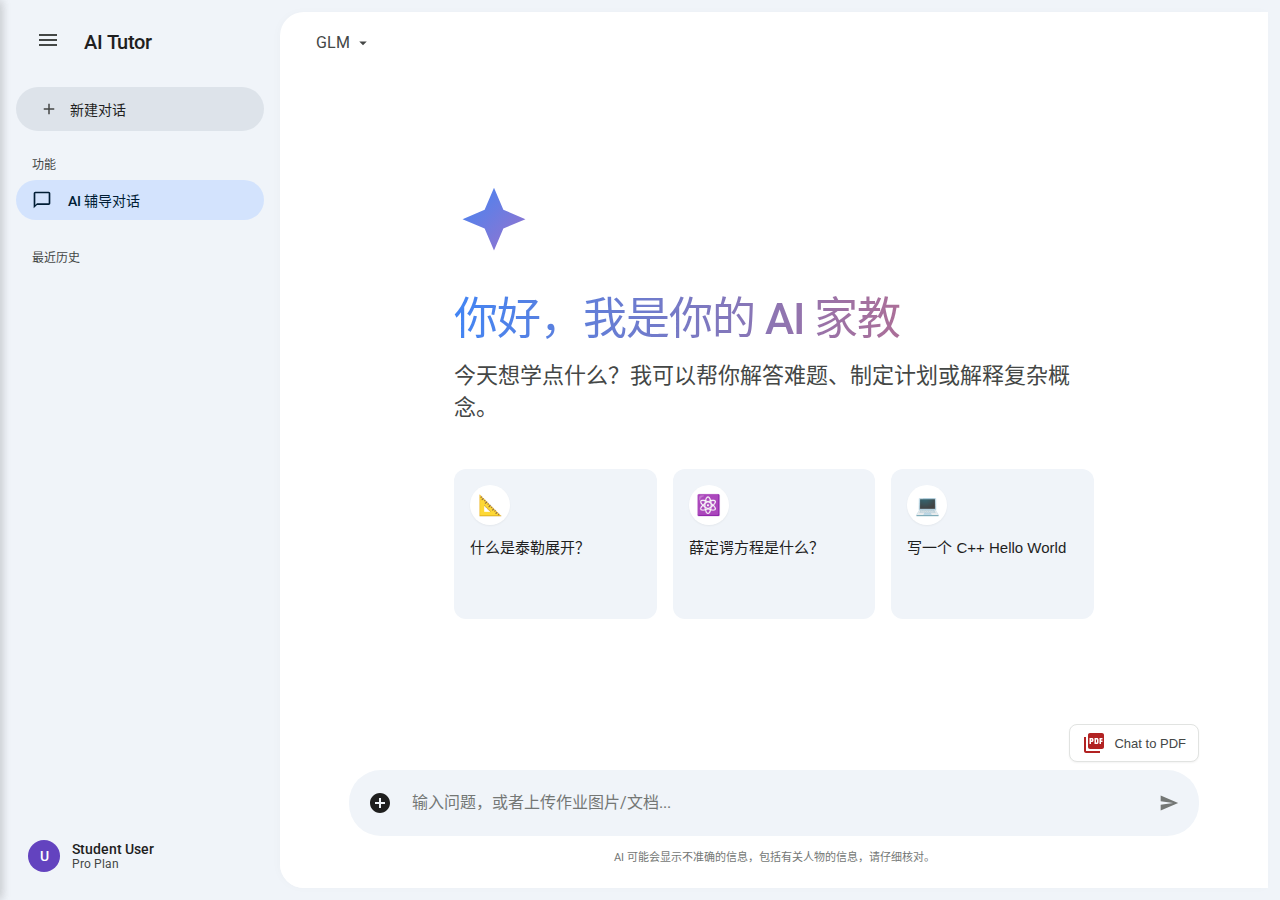
<file: index.html>
<!DOCTYPE html>
<html lang="zh-CN">
<head>
    <meta charset="UTF-8">
    <meta name="viewport" content="width=device-width, initial-scale=1.0">
    <title>AI Tutor</title>
    <link rel="stylesheet" href="style.css">
    <!-- 引入 Google Fonts 模拟原生字体体验 -->
    <link rel="preconnect" href="https://fonts.googleapis.com">
    <link rel="preconnect" href="https://fonts.gstatic.com" crossorigin>
    <link href="https://fonts.googleapis.com/css2?family=Google+Sans:wght@400;500;700&family=Roboto:wght@400;500&display=swap" rel="stylesheet">
    
    <!-- 引入 KaTeX 和 Marked 库 -->
    <link rel="stylesheet" href="lib/katex.min.css">
    <script src="lib/katex.min.js"></script>
    <script src="lib/marked.min.js"></script>
    
    <!-- 引入 Prism.js 语法高亮 -->
    <link rel="stylesheet" href="css/prism.css">
    <script src="lib/prism.min.js"></script>
    
    <!-- 引入 GLM Tutor 相关脚本 -->
    <script src="js/glm-tutor-utils.js"></script>
    <script src="js/glm-tutor-renderer.js"></script>
    <script src="js/glm-tutor.js"></script>
</head>
<body>

    <!-- 菜单遮罩层 -->
    <div class="menu-backdrop" id="menuBackdrop"></div>
    
    <!-- 移动端覆盖层菜单 -->
    <div class="menu-overlay" id="menuOverlay">
        <div class="sidebar-header">
            <button class="menu-burger" aria-label="Menu" id="overlayMenuBurger">
                <svg viewBox="0 0 24 24"><path d="M3 18h18v-2H3v2zm0-5h18v-2H3v2zm0-7v2h18V6H3z"></path></svg>
            </button>
            <span class="brand-logo">AI Tutor</span>
        </div>

        <button class="new-chat-btn" id="overlayNewChatBtn">
            <svg viewBox="0 0 24 24" class="icon-plus"><path d="M19 13h-6v6h-2v-6H5v-2h6V5h2v6h6v2z"></path></svg>
            <span>新建对话</span>
        </button>

        <div class="nav-section">
            <div class="nav-label">功能</div>
            <a href="#" class="nav-item active">
                <svg viewBox="0 0 24 24"><path d="M20 2H4c-1.1 0-2 .9-2 2v18l4-4h14c1.1 0 2-.9 2-2V4c0-1.1-.9-2-2-2zm0 14H6l-2 2V4h16v12z"></path></svg>
                <span>AI 辅导对话</span>
            </a>
        </div>

        <div class="nav-section scrollable">
            <div class="nav-label">最近历史</div>
            <div class="history-list" id="overlayHistoryList">
                <!-- 历史记录将通过JavaScript动态生成 -->
            </div>
        </div>

        <div class="sidebar-footer">
            <div class="user-profile">
                <div class="avatar">U</div>
                <div class="user-info">
                    <div class="user-name">Student User</div>
                    <div class="user-status">Pro Plan</div>
                </div>
            </div>
        </div>
    </div>

    <!-- 新侧边栏遮罩层 -->
    <div class="blank-sidebar-backdrop" id="blankSidebarBackdrop"></div>

    <!-- 新的空白侧边栏 -->
    <div class="blank-sidebar" id="blankSidebar">
        <div class="sidebar-header">
            <button class="menu-burger blank-sidebar-close" aria-label="Close" id="blankSidebarClose">
                <svg viewBox="0 0 24 24"><path d="M19 6.41L17.59 5 12 10.59 6.41 5 5 6.41 10.59 12 5 17.59 6.41 19 12 13.41 17.59 19 19 17.59 13.41 12z"></path></svg>
            </button>
            <span class="brand-logo">AI Tutor</span>
        </div>

        <div class="nav-section">
            <div class="nav-label">功能</div>
            <a href="#" class="nav-item blank-sidebar-btn active" id="aiChatBtn">
                <svg viewBox="0 0 24 24"><path d="M20 2H4c-1.1 0-2 .9-2 2v18l4-4h14c1.1 0 2-.9 2-2V4c0-1.1-.9-2-2-2zm0 14H6l-2 2V4h16v12z"></path></svg>
                <span>AI对话</span>
            </a>
            <a href="#" class="nav-item blank-sidebar-btn" id="knowledgeBaseBtn">
                <svg viewBox="0 0 24 24"><path d="M12 2l-5.5 9h11z"/><circle cx="12" cy="17.5" r="4.5"/><path d="M3 13.5h8v8H3zM13 13.5h8v8h-8z"/></svg>
                <span>知识库</span>
            </a>
            <a href="#" class="nav-item blank-sidebar-btn" id="toolboxBtn">
                <svg viewBox="0 0 24 24"><path d="M22.7 19l-9.1-9.1c.9-2.3.4-5-1.5-6.9-2-2-5-2.4-7.4-1.3L9 6 6 9 1.6 4.7c-1.1 2.4-.7 5.4 1.3 7.4 1.9 1.9 4.6 2.4 6.9 1.5l9.1 9.1c.4.4 1 .4 1.4 0 .8-.8.8-2.1.2-2.9-.6L19 22.7c-.8.8-2.1.8-2.9 0z"/></svg>
                <span>工具箱</span>
            </a>
        </div>

        <div class="sidebar-footer">
            <div class="user-profile">
                <div class="avatar">U</div>
                <div class="user-info">
                    <div class="user-name">Student User</div>
                    <div class="user-status">Pro Plan</div>
                </div>
            </div>
        </div>
    </div>

    <div class="app-container">
        <!-- 左侧导航栏 (Sidebar) -->
        <aside class="sidebar">
            <div class="sidebar-header">
                <button class="menu-burger" aria-label="Menu" id="sidebarMenuBurger">
                    <svg viewBox="0 0 24 24"><path d="M3 18h18v-2H3v2zm0-5h18v-2H3v2zm0-7v2h18V6H3z"></path></svg>
                </button>
                <span class="brand-logo">AI Tutor</span>
            </div>

            <button class="new-chat-btn" id="newChatBtn">
                <svg viewBox="0 0 24 24" class="icon-plus"><path d="M19 13h-6v6h-2v-6H5v-2h6V5h2v6h6v2z"></path></svg>
                <span>新建对话</span>
            </button>

            <div class="nav-section">
                <div class="nav-label">功能</div>
                <a href="#" class="nav-item active">
                    <svg viewBox="0 0 24 24"><path d="M20 2H4c-1.1 0-2 .9-2 2v18l4-4h14c1.1 0 2-.9 2-2V4c0-1.1-.9-2-2-2zm0 14H6l-2 2V4h16v12z"></path></svg>
                    <span>AI 辅导对话</span>
                </a>
            </div>

            <div class="nav-section scrollable">
                <div class="nav-label">最近历史</div>
                <div class="history-list">
                    <!-- 历史记录将通过JavaScript动态生成 -->
                </div>
            </div>

            <div class="sidebar-footer">
                <div class="user-profile">
                    <div class="avatar">U</div>
                    <div class="user-info">
                        <div class="user-name">Student User</div>
                        <div class="user-status">Pro Plan</div>
                    </div>
                </div>
            </div>
        </aside>

        <!-- 右侧主内容区 (Main Content) -->
        <main class="main-content">
            <!-- 顶部栏 -->
            <header class="top-bar">
                <div class="model-selector">
                    <span>GLM</span>
                    <svg viewBox="0 0 24 24"><path d="M7 10l5 5 5-5z"></path></svg>
                </div>
            </header>

            <!-- 聊天区域 -->
            <div class="chat-area" id="chatArea">
                <!-- 欢迎屏幕 (初始状态) -->
                <div class="welcome-screen" id="welcomeScreen">
                    <div class="hero-icon">
                        <!-- AI Sparkle Icon -->
                        <svg viewBox="0 0 24 24" class="sparkle-large" style="overflow: visible;">
                            <defs>
                                <linearGradient id="sparkle-gradient" x1="0%" y1="0%" x2="100%" y2="100%">
                                    <stop offset="0%" style="stop-color:#4285F4;stop-opacity:1" />
                                    <stop offset="100%" style="stop-color:#9B72CB;stop-opacity:1" />
                                </linearGradient>
                            </defs>
                            <path fill="url(#sparkle-gradient)" d="M12 2L9.19 8.63 2.56 11.44 9.19 14.25 12 20.88 14.81 14.25 21.44 11.44 14.81 8.63z" />
                        </svg>
                    </div>
                    <h1>你好，我是你的 AI 家教</h1>
                    <p class="subtitle">今天想学点什么？我可以帮你解答难题、制定计划或解释复杂概念。</p>
                    
                    <div class="suggestion-grid">
                        <button class="suggestion-card" onclick="setInput('什么是泰勒展开？请用通俗易懂的语言解释。')">
                            <span class="card-icon">📐</span>
                            <span class="card-text">什么是泰勒展开？</span>
                        </button>
                        <button class="suggestion-card" onclick="setInput('薛定谔方程是什么？它在量子力学中有什么意义？')">
                            <span class="card-icon">⚛️</span>
                            <span class="card-text">薛定谔方程是什么？</span>
                        </button>
                        <button class="suggestion-card" onclick="setInput('写一个 C++ Hello World 程序，并解释每一行代码。')">
                            <span class="card-icon">💻</span>
                            <span class="card-text">写一个 C++ Hello World</span>
                        </button>
                    </div>
                </div>

                <!-- 消息列表 (动态生成) -->
                <div class="message-list" id="messageList" style="display: none;">
                    <!-- JS 将在此处插入消息 -->
                </div>
            </div>

            <!-- 底部输入区域 -->
            <div class="input-wrapper">
                <!-- 快捷工具栏 -->
                <div class="action-toolbar">
                    <button class="action-btn" id="exportPdfBtn" title="将对话导出为 PDF">
                        <!-- PDF Icon -->
                        <svg viewBox="0 0 24 24" style="fill: #B22222;"><path d="M20 2H8c-1.1 0-2 .9-2 2v12c0 1.1.9 2 2 2h12c1.1 0 2-.9 2-2V4c0-1.1-.9-2-2-2zm-8.5 7.5c0 .83-.67 1.5-1.5 1.5H9v2H7.5V7H10c.83 0 1.5.67 1.5 1.5v1zm5 2c0 .83-.67 1.5-1.5 1.5h-2.5V7H15c.83 0 1.5.67 1.5 1.5v3zm4-3H19v1h1.5V11H19v2h-1.5V7h3v1.5zM9 9.5h1v-1H9v1zM4 6H2v14c0 1.1.9 2 2 2h14v-2H4V6zm10 5.5h1v-3h-1v3z"></path></svg>
                        <span>Chat to PDF</span>
                    </button>
                </div>

                <!-- 主输入框 -->
                <div class="input-container">
                    <!-- 文件上传 -->
                    <div class="upload-trigger">
                        <input type="file" id="fileInput" accept=".pdf,.ppt,.pptx,.doc,.docx,image/*" hidden>
                        <button class="icon-btn" id="uploadBtn" title="上传图片或文档">
                            <svg viewBox="0 0 24 24"><path d="M12 2C6.48 2 2 6.48 2 12s4.48 10 10 10 10-4.48 10-10S17.52 2 12 2zm5 11h-4v4h-2v-4H7v-2h4V7h2v4h4v2z"></path></svg>
                        </button>
                    </div>

                    <!-- 文本输入 -->
                    <textarea id="chatInput" placeholder="输入问题，或者上传作业图片/文档..." rows="1"></textarea>

                    <!-- 发送按钮 -->
                    <button class="send-btn" id="sendBtn" disabled>
                        <svg viewBox="0 0 24 24"><path d="M2.01 21L23 12 2.01 3 2 10l15 2-15 2z"></path></svg>
                    </button>
                </div>
                
                <div class="footer-note">AI 可能会显示不准确的信息，包括有关人物的信息，请仔细核对。</div>
            </div>
        </main>
    </div>

    <script src="script.js"></script>
</body>
</html>
</file>
<file: style.css>
:root {
    /* AI 2024 Design Tokens */
    --bg-color: #F0F4F9; /* 整体背景 - 极浅灰蓝 */
    --sidebar-bg: #F0F4F9;
    --surface-color: #FFFFFF; /* 聊天卡片背景 - 纯白 */
    
    --primary-color: #0B57D0; /* Google Blue */
    --primary-hover: #0842A0;
    --accent-bg: #D3E3FD; /* 侧边栏选中态背景 - 浅蓝 */
    --accent-text: #001D35; /* 侧边栏选中态文字 - 深蓝 */
    
    --text-primary: #1F1F1F; /* 正文黑 */
    --text-secondary: #444746; /* 次级灰 */
    --text-placeholder: #747775;
    
    --border-color: #E1E3E1;
    --icon-color: #444746;
    
    /* 圆角系统 */
    --radius-large: 24px;
    --radius-medium: 16px;
    --radius-full: 999px;
    
    --shadow-sm: 0 1px 2px rgba(0,0,0,0.05);
    --shadow-md: 0 4px 8px rgba(0,0,0,0.08);
    
    --font-family: 'Google Sans', 'Roboto', Helvetica, Arial, sans-serif;
    --transition-speed: 0.2s;
}

* {
    box-sizing: border-box;
    margin: 0;
    padding: 0;
    outline: none;
}

body {
    font-family: var(--font-family);
    background-color: var(--bg-color);
    color: var(--text-primary);
    height: 100vh;
    overflow: hidden;
    -webkit-font-smoothing: antialiased;
}

/* SVG 图标通用样式 */
svg {
    fill: currentColor;
    width: 24px;
    height: 24px;
}

/* --- 布局结构 --- */
.app-container {
    display: flex;
    height: 100vh;
    width: 100vw;
}

/* --- 左侧侧边栏 --- */
.sidebar {
    width: 280px;
    background-color: var(--sidebar-bg);
    display: flex;
    flex-direction: column;
    padding: 20px 16px;
    flex-shrink: 0;
    transition: transform 0.3s ease-in-out, opacity 0.3s ease-in-out;
}

/* 侧边栏收起状态 */
.sidebar.collapsed {
    transform: translateX(-100%);
    opacity: 0;
    position: absolute;
    /* 移除 z-index: -1 以确保按钮可点击 */
}

/* 主内容区调整 */
.main-content {
    flex: 1;
    background-color: var(--surface-color);
    border-radius: var(--radius-large) 0 0 var(--radius-large);
    margin: 12px 12px 12px 0;
    display: flex;
    flex-direction: column;
    position: relative;
    box-shadow: -2px 0 10px rgba(0,0,0,0.02);
    overflow: hidden;
    transition: margin-left 0.3s ease-in-out;
}

/* 当侧边栏收起时，主内容区扩展到左边 */
.app-container.sidebar-collapsed .main-content {
    margin-left: 12px;
}

/* 移动端覆盖层菜单 */
.menu-overlay {
    position: fixed;
    top: 0;
    left: 0;
    width: 280px;
    height: 100vh;
    background-color: var(--sidebar-bg);
    z-index: 1000;
    transform: translateX(-100%);
    transition: transform 0.3s ease-in-out;
    display: flex;
    flex-direction: column;
    padding: 20px 16px;
    box-shadow: 2px 0 10px rgba(0,0,0,0.1);
    overflow-y: auto;
}

.menu-overlay.open {
    transform: translateX(0);
}

/* 遮罩层 */
.menu-backdrop {
    position: fixed;
    top: 0;
    left: 0;
    width: 100vw;
    height: 100vh;
    background-color: rgba(0, 0, 0, 0.5);
    z-index: 999;
    opacity: 0;
    visibility: hidden;
    transition: opacity 0.3s ease-in-out, visibility 0.3s ease-in-out;
}

.menu-backdrop.open {
    opacity: 1;
    visibility: visible;
}

.sidebar-header {
    display: flex;
    align-items: center;
    margin-bottom: 24px;
    padding-left: 12px;
}

.menu-burger {
    background: none;
    border: none;
    cursor: pointer;
    color: var(--icon-color);
    margin-right: 16px;
    padding: 8px;
    border-radius: 50%;
    transition: background 0.2s;
}

.menu-burger:hover {
    background-color: rgba(31,31,31,0.08);
}

.brand-logo {
    font-size: 20px;
    font-weight: 500;
    color: var(--text-primary);
    letter-spacing: -0.5px;
}

.new-chat-btn {
    display: flex;
    align-items: center;
    gap: 12px;
    background-color: #DDE3EA;
    color: var(--text-primary);
    border: none;
    border-radius: var(--radius-full);
    padding: 12px 24px;
    font-family: var(--font-family);
    font-size: 14px;
    font-weight: 500;
    cursor: pointer;
    margin-bottom: 24px;
    transition: all 0.2s;
}

.new-chat-btn:hover {
    background-color: #D1D9E0;
    box-shadow: var(--shadow-sm);
}

.new-chat-btn .icon-plus {
    width: 18px;
    height: 18px;
    fill: var(--text-secondary);
}

.nav-section {
    margin-bottom: 24px;
}

.nav-section.scrollable {
    flex: 1;
    overflow-y: auto;
    /* 自定义滚动条 */
    scrollbar-width: thin;
    scrollbar-color: #DDE3EA transparent;
}

.nav-label {
    font-size: 12px;
    font-weight: 500;
    color: var(--text-secondary);
    margin-bottom: 8px;
    padding-left: 16px;
}

.nav-item {
    display: flex;
    align-items: center;
    gap: 16px;
    padding: 10px 16px;
    text-decoration: none;
    color: var(--text-primary);
    border-radius: var(--radius-full);
    font-size: 14px;
    margin-bottom: 4px;
    transition: background-color var(--transition-speed);
}

.nav-item svg {
    width: 20px;
    height: 20px;
    fill: var(--text-secondary);
}

.nav-item:hover {
    background-color: rgba(31,31,31,0.06);
}

.nav-item.active {
    background-color: var(--accent-bg);
    color: var(--accent-text);
    font-weight: 500;
}

.nav-item.active svg {
    fill: var(--accent-text);
}

.history-list {
    display: flex;
    flex-direction: column;
}

.history-item-wrapper {
    display: flex;
    align-items: center;
    position: relative;
    margin-bottom: 2px;
}

.history-item {
    flex: 1;
    padding: 10px 16px;
    font-size: 14px;
    color: var(--text-secondary);
    text-decoration: none;
    border-radius: var(--radius-full);
    transition: background 0.2s;
    display: flex;
    flex-direction: column;
    align-items: flex-start;
}

.history-item:hover {
    background-color: rgba(31,31,31,0.06);
    color: var(--text-primary);
}

.history-item.active {
    background-color: var(--accent-bg);
    color: var(--accent-text);
    font-weight: 500;
}

.history-title {
    font-weight: 500;
    margin-bottom: 2px;
}

.history-time {
    font-size: 12px;
    color: var(--text-placeholder);
    font-weight: normal;
}

.history-delete-btn {
    position: absolute;
    right: 8px;
    top: 50%;
    transform: translateY(-50%);
    background: none;
    border: none;
    color: var(--text-placeholder);
    cursor: pointer;
    padding: 4px;
    border-radius: 4px;
    opacity: 0;
    transition: opacity 0.2s, background-color 0.2s;
}

.history-item-wrapper:hover .history-delete-btn {
    opacity: 1;
}

.history-delete-btn:hover {
    background-color: rgba(234, 67, 53, 0.1);
    color: #EA4335;
}

.history-empty {
    padding: 10px 16px;
    color: var(--text-secondary);
    font-size: 14px;
    font-style: italic;
}

.text-truncate {
    white-space: nowrap;
    overflow: hidden;
    text-overflow: ellipsis;
}

.sidebar-footer {
    margin-top: auto;
    padding-top: 16px;
}

.user-profile {
    display: flex;
    align-items: center;
    gap: 12px;
    padding: 8px 12px;
    border-radius: var(--radius-full);
    cursor: pointer;
}

.user-profile:hover {
    background-color: rgba(31,31,31,0.06);
}

.avatar {
    width: 32px;
    height: 32px;
    background-color: #6343BF; /* 用户头像背景色 */
    color: white;
    border-radius: 50%;
    display: flex;
    align-items: center;
    justify-content: center;
    font-weight: 500;
    font-size: 14px;
}

.user-info {
    display: flex;
    flex-direction: column;
}

.user-name {
    font-size: 14px;
    font-weight: 500;
}

.user-status {
    font-size: 12px;
    color: var(--text-secondary);
}

/* --- 右侧主内容区 --- */

.top-bar {
    height: 60px;
    display: flex;
    align-items: center;
    padding: 0 24px;
    flex-shrink: 0;
}

.model-selector {
    display: flex;
    align-items: center;
    gap: 4px;
    font-size: 16px;
    color: var(--text-secondary);
    cursor: pointer;
    padding: 8px 12px;
    border-radius: 8px;
    transition: background 0.2s;
}

.model-selector:hover {
    background-color: #F0F4F9;
}

.model-selector svg {
    width: 18px;
    height: 18px;
    margin-top: 2px;
}

/* --- 聊天滚动区域 --- */
.chat-area {
    flex: 1;
    overflow-y: auto;
    padding: 0 0 160px 0; /* 底部给输入框留出空间 */
    display: flex;
    flex-direction: column;
    scroll-behavior: smooth;
    scrollbar-width: thin;
    scrollbar-color: #E1E3E1 transparent;
}

/* 欢迎页 */
.welcome-screen {
    max-width: 700px;
    margin: auto;
    width: 100%;
    padding: 30px;
    text-align: left;
    display: flex;
    flex-direction: column;
    justify-content: center;
    min-height: 50vh;
    animation: fadeIn 0.5s ease-out;
}

@keyframes fadeIn {
    from { opacity: 0; transform: translateY(10px); }
    to { opacity: 1; transform: translateY(0); }
}

.hero-icon {
    margin-bottom: 32px;
    display: flex;
    justify-content: flex-start;
    padding-left: 0;
    min-height: 80px;
    align-items: center;
}

.sparkle-large {
    width: 80px;
    height: 80px;
    display: block;
    overflow: visible !important;
}

.welcome-screen h1 {
    font-size: 44px;
    font-weight: 500;
    /* AI 经典的蓝红渐变文字 */
    background: linear-gradient(90deg, #4285f4, #d96570);
    -webkit-background-clip: text;
    -webkit-text-fill-color: transparent;
    margin-bottom: 12px;
    line-height: 1.2;
    letter-spacing: -1px;
}

.subtitle {
    font-size: 22px;
    color: #C4C7C5; /* 初始状态灰色 */
    color: var(--text-secondary);
    margin-bottom: 48px;
}

.suggestion-grid {
    display: grid;
    grid-template-columns: repeat(auto-fit, minmax(180px, 1fr));
    gap: 16px;
}

.suggestion-card {
    background-color: #F0F4F9;
    border: none;
    border-radius: 12px;
    padding: 16px;
    text-align: left;
    cursor: pointer;
    transition: background 0.2s, transform 0.2s;
    display: flex;
    flex-direction: column;
    gap: 12px;
    height: 150px;
    position: relative;
}

.suggestion-card:hover {
    background-color: #E2E7EB;
}

.card-icon {
    background: white;
    width: 40px;
    height: 40px;
    border-radius: 50%;
    display: flex;
    align-items: center;
    justify-content: center;
    font-size: 20px;
    box-shadow: var(--shadow-sm);
}

.card-text {
    font-size: 15px;
    color: var(--text-primary);
    font-weight: 500;
    line-height: 1.4;
}

/* 消息列表 */
.message-list {
    max-width: 800px;
    margin: 0 auto;
    width: 100%;
    padding: 40px 24px;
    display: flex;
    flex-direction: column;
    gap: 32px;
}

.message {
    display: flex;
    gap: 16px;
    line-height: 1.6;
    animation: slideIn 0.3s ease-out;
}

@keyframes slideIn {
    from { opacity: 0; transform: translateY(10px); }
    to { opacity: 1; transform: translateY(0); }
}

.message.user {
    flex-direction: row-reverse;
}

.message-avatar {
    width: 32px;
    height: 32px;
    border-radius: 50%;
    flex-shrink: 0;
    display: flex;
    align-items: center;
    justify-content: center;
    font-size: 14px;
}

.message.ai .message-avatar {
    /* AI 渐变背景 */
    background: linear-gradient(135deg, #4285F4, #9B72CB);
    color: white;
}

.message.user .message-avatar {
    background-color: #6343BF;
    color: white;
}

.message-content {
    font-size: 16px;
    color: var(--text-primary);
    max-width: 85%;
}

.message.user .message-content {
    background-color: #F0F4F9;
    padding: 12px 20px;
    border-radius: 20px 4px 20px 20px;
}

.message.ai .message-content {
    padding-top: 4px; /* 对齐视觉中心 */
}

/* --- 底部输入区域包装器 --- */
.input-wrapper {
    position: absolute;
    bottom: 0;
    left: 0;
    right: 0;
    /* 渐变遮罩效果，让文字滚动到底部时看起来像是消失在迷雾中 */
    background: linear-gradient(to top, var(--surface-color) 70%, rgba(255,255,255,0));
    padding: 0 24px 24px 24px;
    display: flex;
    flex-direction: column;
    align-items: center;
    z-index: 10;
}

.action-toolbar {
    margin-bottom: 8px;
    display: flex;
    justify-content: flex-end; /* 靠右对齐 */
    width: 100%;
    max-width: 850px;
}

.action-btn {
    display: flex;
    align-items: center;
    gap: 8px;
    background-color: var(--surface-color);
    border: 1px solid var(--border-color);
    border-radius: 8px;
    padding: 6px 12px;
    font-size: 13px;
    font-weight: 500;
    color: var(--text-secondary);
    cursor: pointer;
    box-shadow: var(--shadow-sm);
    transition: background 0.2s;
}

.action-btn:hover {
    background-color: #F0F4F9;
    color: var(--text-primary);
}

.input-container {
    background-color: #F0F4F9;
    border-radius: 32px; /* 药丸形状 */
    display: flex;
    align-items: flex-end; /* 确保多行输入时按钮在底部 */
    padding: 10px;
    width: 100%;
    max-width: 850px;
    transition: background-color 0.2s, box-shadow 0.2s;
    border: 1px solid transparent;
}

.input-container:focus-within {
    background-color: #FFFFFF;
    box-shadow: var(--shadow-md);
    border-color: #D3E3FD;
}

.upload-trigger {
    margin-bottom: 2px;
}

.icon-btn {
    width: 40px;
    height: 40px;
    border-radius: 50%;
    border: none;
    background: transparent;
    cursor: pointer;
    color: var(--text-primary);
    display: flex;
    align-items: center;
    justify-content: center;
    transition: background 0.2s;
}

.icon-btn:hover {
    background-color: rgba(31,31,31,0.08);
}

textarea#chatInput {
    flex: 1;
    background: transparent;
    border: none;
    resize: none;
    padding: 10px 12px;
    font-family: var(--font-family);
    font-size: 16px;
    max-height: 200px;
    color: var(--text-primary);
    line-height: 1.5;
}

textarea#chatInput::placeholder {
    color: var(--text-placeholder);
}

.send-btn {
    width: 40px;
    height: 40px;
    border-radius: 50%;
    border: none;
    background: transparent;
    color: var(--text-placeholder);
    cursor: pointer;
    display: flex;
    align-items: center;
    justify-content: center;
    margin-bottom: 2px;
    transition: all 0.2s;
}

/* 激活状态的发送按钮 */
textarea#chatInput:not(:placeholder-shown) ~ .send-btn {
    background-color: var(--primary-color);
    color: white;
}

.send-btn:disabled {
    cursor: default;
    background-color: transparent;
}

.send-btn svg {
    width: 20px;
    height: 20px;
    margin-left: 2px; /* 视觉修正，因为纸飞机图标通常重心偏左 */
}

.footer-note {
    font-size: 11px;
    color: var(--text-placeholder);
    margin-top: 12px;
    text-align: center;
}

/* --- 新的空白侧边栏 --- */
.blank-sidebar {
    position: fixed;
    top: 0;
    left: 0;
    width: 320px;
    height: 100vh;
    background-color: var(--sidebar-bg);
    z-index: 1100;
    transform: translateX(-100%);
    transition: transform 0.3s ease-in-out;
    box-shadow: 2px 0 10px rgba(0,0,0,0.1);
    display: flex;
    flex-direction: column;
}

.blank-sidebar.open {
    transform: translateX(0);
}


/* 新侧边栏遮罩层 */
.blank-sidebar-backdrop {
    position: fixed;
    top: 0;
    left: 0;
    width: 100vw;
    height: 100vh;
    background-color: rgba(0, 0, 0, 0.4);
    z-index: 1099;
    opacity: 0;
    visibility: hidden;
    transition: opacity 0.3s ease-in-out, visibility 0.3s ease-in-out;
}

.blank-sidebar-backdrop.open {
    opacity: 1;
    visibility: visible;
}
</file>
<file: css/prism.css>
/* Prism.js主题样式 - 与现有UI风格一致 */

/* 基础代码块样式 */
pre[class*="language-"],
code[class*="language-"] {
    color: #f8f8f2;
    background: #282c34;
    text-shadow: 0 1px rgba(0, 0, 0, 0.3);
    font-family: 'Fira Code', 'Fira Mono', 'Consolas', 'Monaco', 'Courier New', monospace;
    font-size: 0.9em;
    text-align: left;
    white-space: pre;
    word-spacing: normal;
    word-break: normal;
    word-wrap: normal;
    line-height: 1.5;
    tab-size: 4;
    hyphens: none;
    border-radius: 8px;
    margin: 8px 0;
    padding: 16px;
    overflow: auto;
    position: relative;
    border: 1px solid #3e4451;
    box-shadow: 0 4px 6px -1px rgba(0, 0, 0, 0.1), 0 2px 4px -1px rgba(0, 0, 0, 0.06);
}

/* 行内代码样式 */
:not(pre) > code[class*="language-"] {
    background: #f3f4f6;
    color: #1f2937;
    padding: 3px 8px;
    border-radius: 6px;
    white-space: normal;
    border: 1px solid #e5e7eb;
    font-family: 'Fira Code', 'Fira Mono', 'Consolas', 'Monaco', 'Courier New', monospace;
}

/* 语法高亮颜色 - 使用更鲜明的颜色方案 */
.token.comment,
.token.prolog,
.token.doctype,
.token.cdata {
    color: #6a9955;
    font-style: italic;
}

.token.punctuation {
    color: #d4d4d4;
}

.token.property,
.token.tag,
.token.boolean,
.token.number,
.token.constant,
.token.symbol,
.token.deleted {
    color: #b5cea8;
}

.token.selector,
.token.attr-name,
.token.string,
.token.char,
.token.builtin,
.token.inserted {
    color: #ce9178;
}

.token.operator,
.token.entity,
.token.url,
.language-css .token.string,
.style .token.string {
    color: #d4d4d4;
    background: rgba(255, 255, 255, 0.05);
}

.token.atrule,
.token.attr-value,
.token.keyword,
.token.class-name {
    color: #c586c0;
}

.token.function,
.token.method,
.token.function-variable {
    color: #dcdcaa;
}

.token.regex,
.token.important,
.token.variable {
    color: #d16969;
}

.token.important,
.token.bold {
    font-weight: bold;
}

.token.italic {
    font-style: italic;
}

.token.entity {
    cursor: help;
}

/* 特殊语言的高亮增强 */
.language-javascript .token.keyword,
.language-typescript .token.keyword {
    color: #569cd6;
}

.language-python .token.keyword,
.language-python .token.builtin {
    color: #c586c0;
}

.language-css .token.selector,
.language-scss .token.selector {
    color: #d7ba7d;
}

.language-html .token.tag,
.language-markup .token.tag {
    color: #569cd6;
}

.language-html .token.attr-name,
.language-markup .token.attr-name {
    color: #9cdcfe;
}

.language-html .token.attr-value,
.language-markup .token.attr-value {
    color: #ce9178;
}

/* 代码块内的特殊元素样式 */
.token.namespace {
    opacity: 0.7;
}

.token.tab:not(:empty):before,
.token.cr:before,
.token.lf:before {
    color: #d4d4d4;
    opacity: 0.5;
}

/* 嵌套代码块容器 */
.code-block-container {
    position: relative;
    margin: 12px 0;
    border-radius: 8px;
    overflow: hidden;
    background: #282c34;
    border: 1px solid #3e4451;
    box-shadow: 0 4px 6px -1px rgba(0, 0, 0, 0.1), 0 2px 4px -1px rgba(0, 0, 0, 0.06);
}

/* 语言标签 */
.code-language-label {
    position: absolute;
    top: 12px;
    right: 12px;
    background: rgba(40, 44, 52, 0.9);
    color: #d4d4d4;
    padding: 4px 12px;
    border-radius: 6px;
    font-size: 0.75em;
    font-family: 'Fira Code', 'Fira Mono', 'Consolas', 'Monaco', 'Courier New', monospace;
    font-weight: 600;
    opacity: 0.8;
    transition: all 0.2s ease;
    backdrop-filter: blur(4px);
    border: 1px solid rgba(255, 255, 255, 0.1);
    z-index: 5;
}

.code-language-label:hover {
    opacity: 1;
    background: rgba(40, 44, 52, 0.95);
    transform: translateY(-1px);
}

/* 复制按钮 */
.code-copy-button {
    position: absolute;
    top: 12px;
    right: 80px;
    background: linear-gradient(135deg, #007acc, #005a9e);
    color: #ffffff;
    border: none;
    padding: 6px 12px;
    border-radius: 6px;
    font-size: 0.75em;
    font-family: 'Fira Code', 'Fira Mono', 'Consolas', 'Monaco', 'Courier New', monospace;
    font-weight: 500;
    cursor: pointer;
    opacity: 0;
    transition: all 0.2s ease;
    z-index: 10;
    backdrop-filter: blur(4px);
    border: 1px solid rgba(255, 255, 255, 0.1);
}

.code-block-container:hover .code-copy-button {
    opacity: 0.9;
}

.code-copy-button:hover {
    opacity: 1 !important;
    background: linear-gradient(135deg, #0086d9, #0066b3);
    transform: translateY(-1px);
    box-shadow: 0 2px 8px rgba(0, 122, 204, 0.3);
}

.code-copy-button:active {
    transform: translateY(0);
    box-shadow: 0 1px 4px rgba(0, 122, 204, 0.3);
}

/* 复制成功提示 */
.code-copy-tooltip {
    position: absolute;
    top: 48px;
    right: 80px;
    background: linear-gradient(135deg, #10b981, #059669);
    color: #ffffff;
    padding: 6px 12px;
    border-radius: 6px;
    font-size: 0.75em;
    font-family: 'Fira Code', 'Fira Mono', 'Consolas', 'Monaco', 'Courier New', monospace;
    font-weight: 500;
    opacity: 0;
    transition: all 0.3s ease;
    pointer-events: none;
    z-index: 20;
    backdrop-filter: blur(4px);
    border: 1px solid rgba(255, 255, 255, 0.1);
    box-shadow: 0 4px 12px rgba(16, 185, 129, 0.3);
}

.code-copy-tooltip.show {
    opacity: 1;
    transform: translateY(-2px);
}

/* 亮色主题适配 */
@media (prefers-color-scheme: light) {
    pre[class*="language-"],
    code[class*="language-"] {
        background: #ffffff;
        color: #1e1e1e;
        border: 1px solid #e1e4e8;
        text-shadow: none;
    }

    .code-block-container {
        background: #ffffff;
        border-color: #e1e4e8;
    }

    :not(pre) > code[class*="language-"] {
        background: #f6f8fa;
        color: #1e1e1e;
        border-color: #e1e4e8;
    }

    .code-language-label {
        background: rgba(255, 255, 255, 0.9);
        color: #1e1e1e;
        border-color: #e1e4e8;
    }

    .code-copy-button {
        background: linear-gradient(135deg, #0366d6, #0256cc);
    }

    .code-copy-button:hover {
        background: linear-gradient(135deg, #0256cc, #0147a6);
    }
}

/* 暗色主题适配 */
@media (prefers-color-scheme: dark) {
    pre[class*="language-"],
    code[class*="language-"] {
        background: #1e1e1e;
        color: #d4d4d4;
        border-color: #3e4451;
    }

    .code-block-container {
        background: #1e1e1e;
        border-color: #3e4451;
    }

    :not(pre) > code[class*="language-"] {
        background: #2d2d30;
        color: #d4d4d4;
    }

    .code-language-label {
        background: rgba(30, 30, 30, 0.9);
        color: #d4d4d4;
        border-color: #3e4451;
    }
}

/* 响应式设计 */
@media (max-width: 768px) {
    pre[class*="language-"],
    code[class*="language-"] {
        font-size: 0.85em;
        padding: 12px;
        margin: 6px 0;
    }

    .code-language-label,
    .code-copy-button {
        font-size: 0.7em;
        padding: 4px 8px;
    }

    .code-copy-button {
        right: 70px;
    }

    .code-copy-tooltip {
        right: 70px;
    }
}

/* 性能优化 */
.code-block-container {
    contain: layout style paint;
    transform: translateZ(0);
    will-change: transform;
}

/* 滚动条样式 */
pre[class*="language-"]::-webkit-scrollbar {
    height: 10px;
    width: 10px;
}

pre[class*="language-"]::-webkit-scrollbar-track {
    background: rgba(255, 255, 255, 0.05);
    border-radius: 5px;
}

pre[class*="language-"]::-webkit-scrollbar-thumb {
    background: rgba(255, 255, 255, 0.2);
    border-radius: 5px;
    transition: background 0.2s ease;
}

pre[class*="language-"]::-webkit-scrollbar-thumb:hover {
    background: rgba(255, 255, 255, 0.3);
}

/* 代码块悬停效果 */
.code-block-container:hover {
    box-shadow: 0 8px 25px -5px rgba(0, 0, 0, 0.15), 0 4px 6px -2px rgba(0, 0, 0, 0.05);
    transform: translateY(-1px);
    transition: all 0.2s ease;
}

/* 代码行号支持（如果启用） */
.line-numbers .line-numbers-rows {
    border-right: 1px solid #3e4451;
    padding-right: 10px;
}

.line-numbers-rows > span:before {
    color: #858585;
    font-weight: 400;
}

/* 代码高亮动画 */
.token {
    transition: background-color 0.2s ease;
}

.token:hover {
    background-color: rgba(255, 255, 255, 0.05);
    border-radius: 2px;
}
</file>
